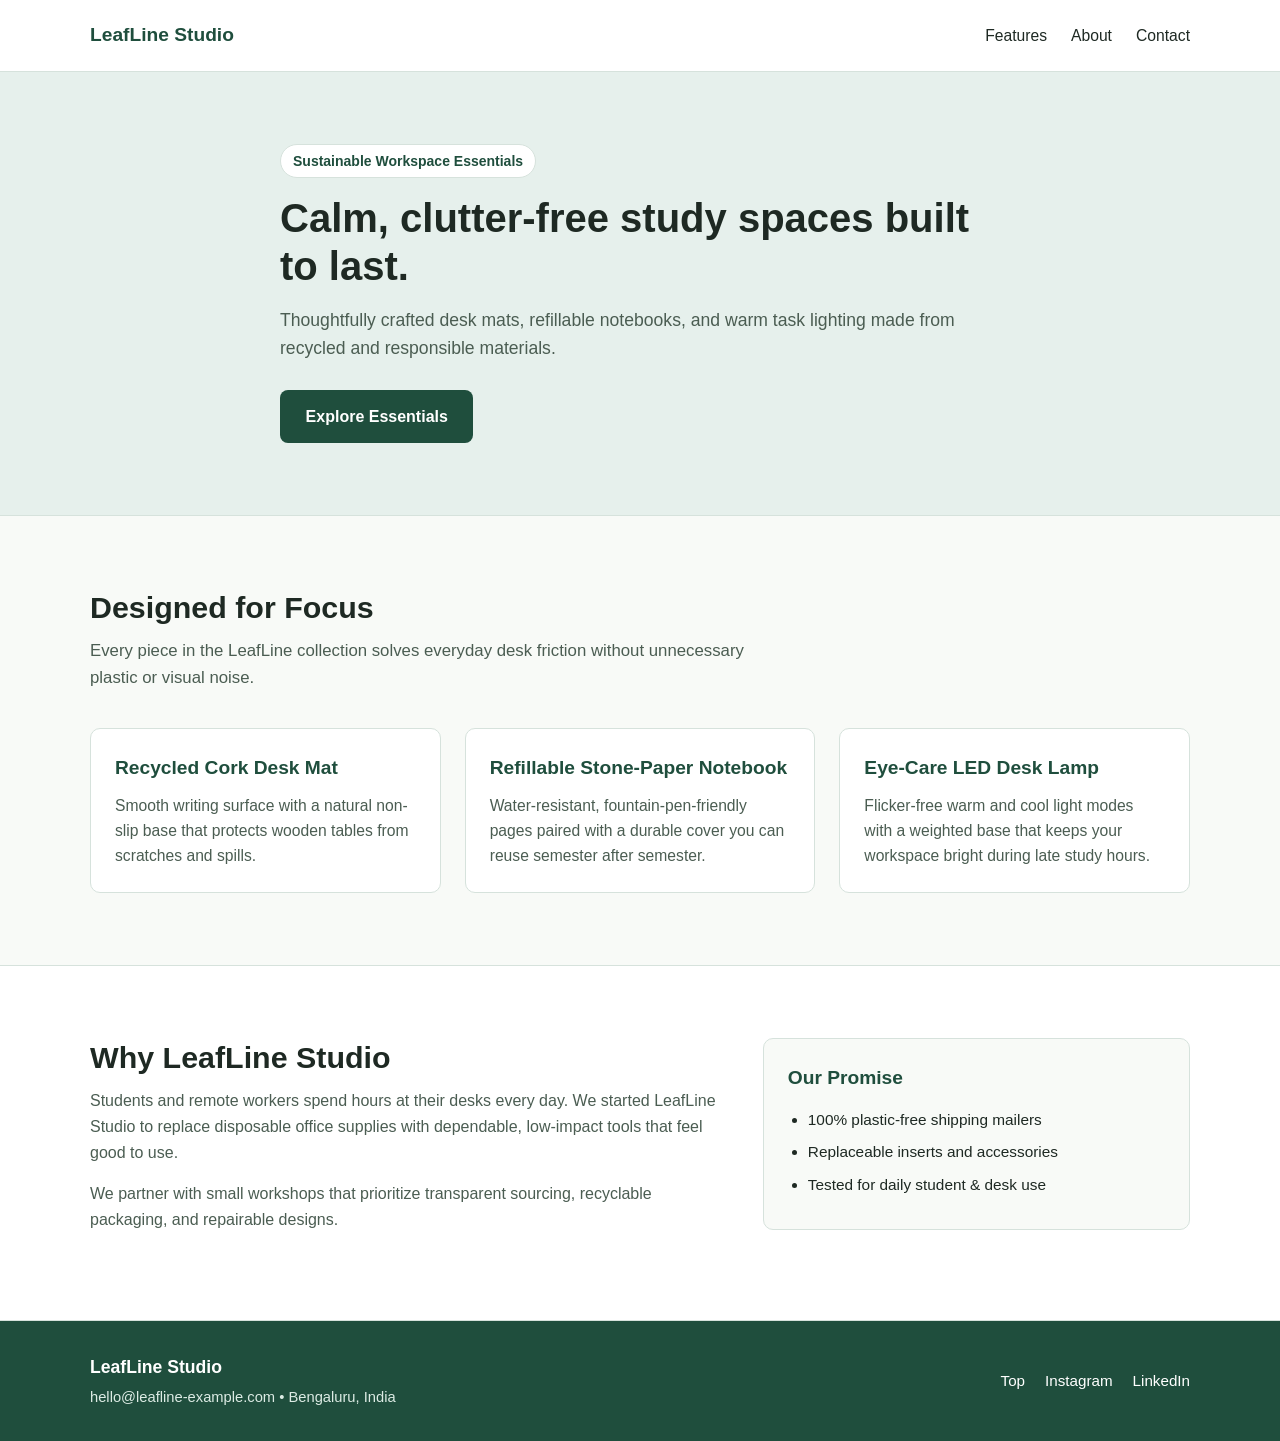
<file: WebDev-L1-LandingPage/index.html>
<!DOCTYPE html>
<html lang="en">

<head>
    <meta charset="UTF-8" />
    <meta name="viewport" content="width=device-width, initial-scale=1.0" />
    <title>LeafLine Studio — Eco-Friendly Study & Desk Gear</title>
    <link rel="stylesheet" href="styles.css" />
</head>

<body>
    <header class="site-header">
        <nav class="navbar" aria-label="Primary Navigation">
            <a href="#hero" class="brand-logo">LeafLine Studio</a>
            <ul class="nav-links">
                <li><a href="#features">Features</a></li>
                <li><a href="#about">About</a></li>
                <li><a href="#contact">Contact</a></li>
            </ul>
        </nav>
    </header>

    <main>
        <section id="hero" class="hero-section">
            <div class="container hero-content">
                <p class="hero-tag">Sustainable Workspace Essentials</p>
                <h1 class="hero-title">Calm, clutter-free study spaces built to last.</h1>
                <p class="hero-subtitle">
                    Thoughtfully crafted desk mats, refillable notebooks, and warm task lighting
                    made from recycled and responsible materials.
                </p>
                <a href="#features" class="cta-button">Explore Essentials</a>
            </div>
        </section>

        <section id="features" class="content-section features-section">
            <div class="container">
                <h2 class="section-heading">Designed for Focus</h2>
                <p class="section-intro">
                    Every piece in the LeafLine collection solves everyday desk friction without
                    unnecessary plastic or visual noise.
                </p>

                <div class="features-grid">
                    <article class="feature-card">
                        <h3>Recycled Cork Desk Mat</h3>
                        <p>
                            Smooth writing surface with a natural non-slip base that protects wooden
                            tables from scratches and spills.
                        </p>
                    </article>

                    <article class="feature-card">
                        <h3>Refillable Stone-Paper Notebook</h3>
                        <p>
                            Water-resistant, fountain-pen-friendly pages paired with a durable
                            cover you can reuse semester after semester.
                        </p>
                    </article>

                    <article class="feature-card">
                        <h3>Eye-Care LED Desk Lamp</h3>
                        <p>
                            Flicker-free warm and cool light modes with a weighted base that keeps
                            your workspace bright during late study hours.
                        </p>
                    </article>
                </div>
            </div>
        </section>

        <section id="about" class="content-section about-section">
            <div class="container about-layout">
                <div class="about-text">
                    <h2 class="section-heading">Why LeafLine Studio</h2>
                    <p>
                        Students and remote workers spend hours at their desks every day. We started
                        LeafLine Studio to replace disposable office supplies with dependable,
                        low-impact tools that feel good to use.
                    </p>
                    <p>
                        We partner with small workshops that prioritize transparent sourcing,
                        recyclable packaging, and repairable designs.
                    </p>
                </div>

                <aside class="about-highlight" aria-label="Studio Commitments">
                    <h3>Our Promise</h3>
                    <ul class="promise-list">
                        <li>100% plastic-free shipping mailers</li>
                        <li>Replaceable inserts and accessories</li>
                        <li>Tested for daily student & desk use</li>
                    </ul>
                </aside>
            </div>
        </section>
    </main>

    <footer id="contact" class="site-footer">
        <div class="container footer-content">
            <div>
                <p class="footer-brand">LeafLine Studio</p>
                <p class="footer-copy">hello@leafline-example.com • Bengaluru, India</p>
            </div>

            <div class="footer-links">
                <a href="#hero">Top</a>
                <a href="https://example.com" target="_blank" rel="noopener noreferrer">Instagram</a>
                <a href="https://example.com" target="_blank" rel="noopener noreferrer">LinkedIn</a>
            </div>
        </div>
    </footer>
</body>

</html>
</file>
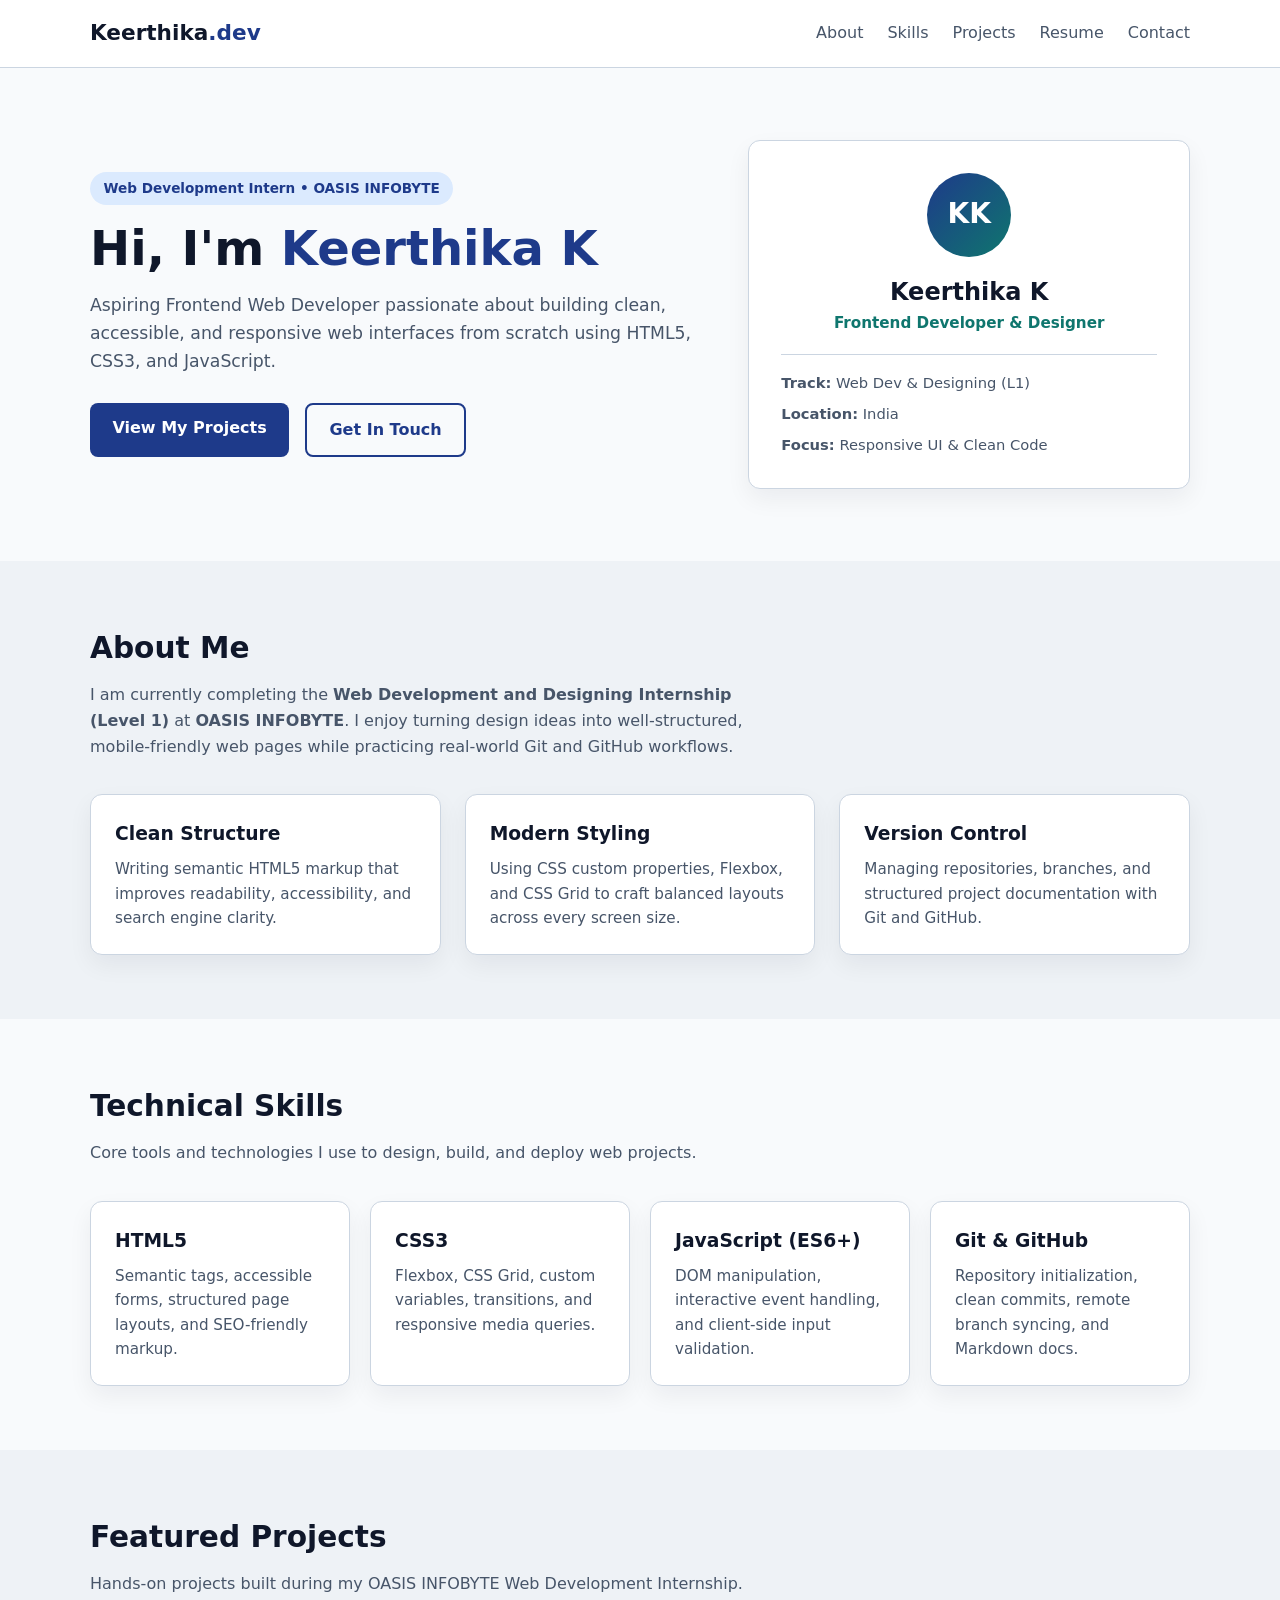
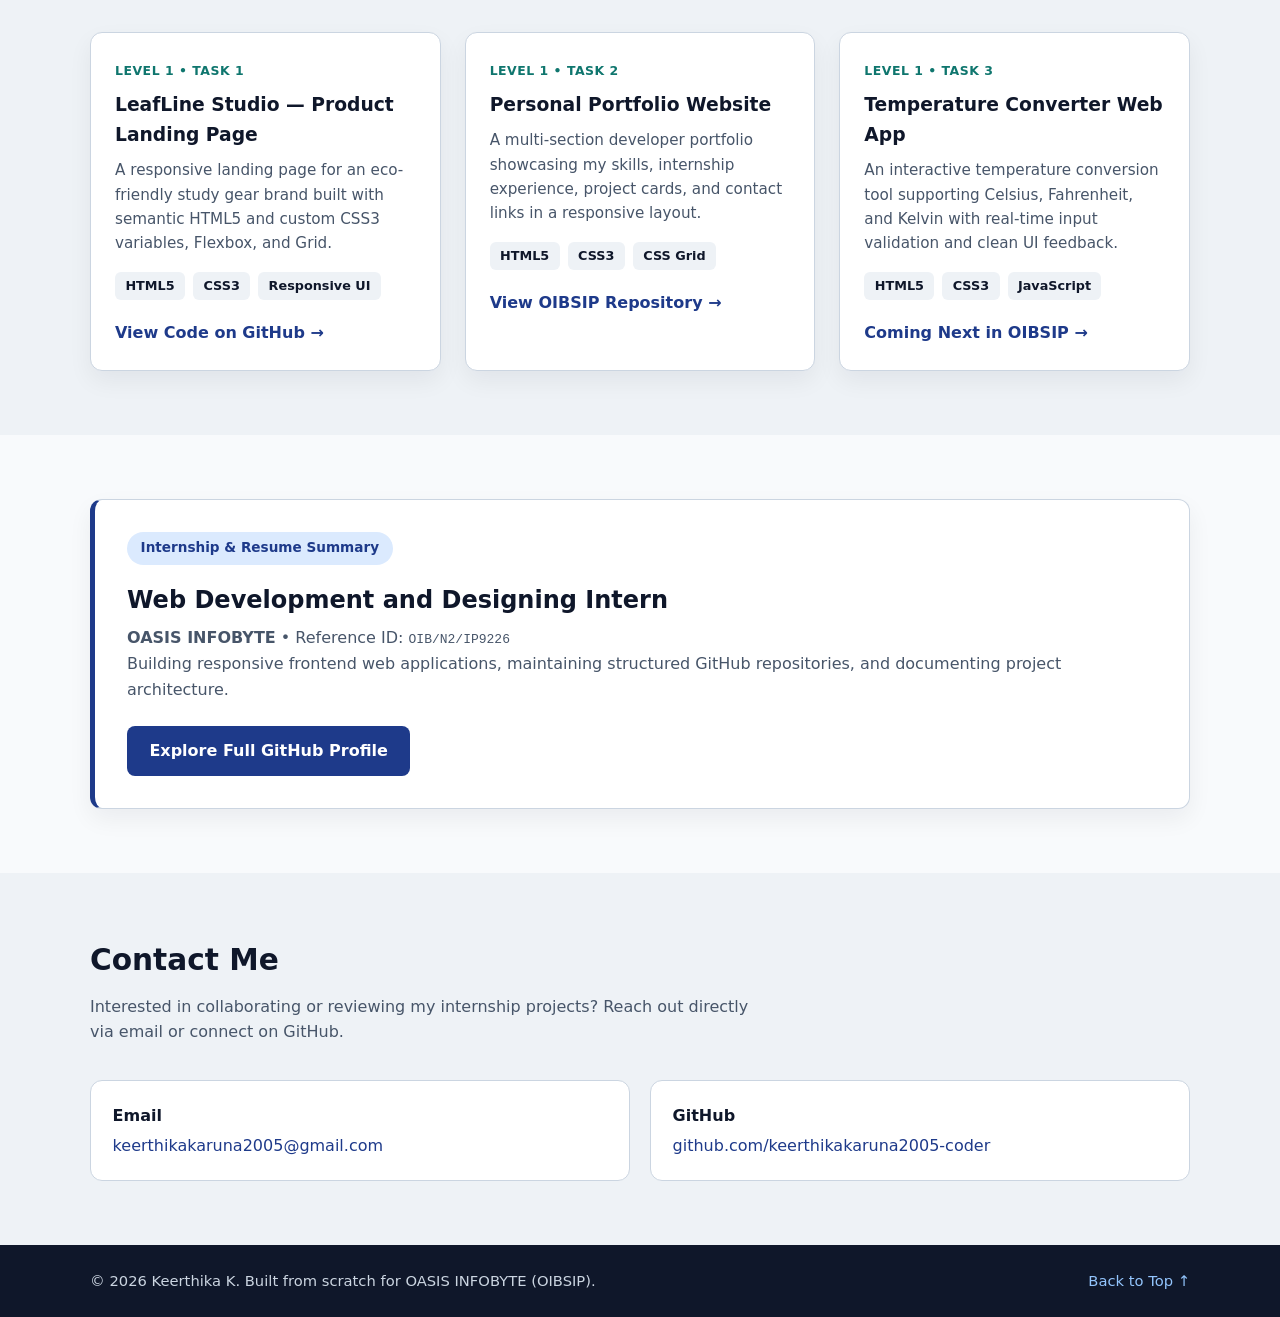
<file: WebDev-L1-Portfolio/index.html>
<!DOCTYPE html>
<html lang="en">

<head>
    <meta charset="UTF-8" />
    <meta name="viewport" content="width=device-width, initial-scale=1.0" />
    <title>Keerthika K — Web Developer Portfolio</title>
    <link rel="stylesheet" href="styles.css" />
</head>

<body>
    <!-- Navigation Bar -->
    <header class="navbar">
        <div class="container nav-content">
            <a href="#hero" class="logo">Keerthika<span>.dev</span></a>
            <nav aria-label="Primary Navigation">
                <ul class="nav-links">
                    <li><a href="#about">About</a></li>
                    <li><a href="#skills">Skills</a></li>
                    <li><a href="#projects">Projects</a></li>
                    <li><a href="#resume">Resume</a></li>
                    <li><a href="#contact">Contact</a></li>
                </ul>
            </nav>
        </div>
    </header>

    <main>
        <!-- Hero Section -->
        <section id="hero" class="hero">
            <div class="container hero-grid">
                <div class="hero-text">
                    <p class="badge">Web Development Intern • OASIS INFOBYTE</p>
                    <h1>Hi, I'm <span>Keerthika K</span></h1>
                    <p class="hero-subtitle">
                        Aspiring Frontend Web Developer passionate about building clean, accessible, and responsive web
                        interfaces from scratch using HTML5, CSS3, and JavaScript.
                    </p>
                    <div class="hero-actions">
                        <a href="#projects" class="btn btn-primary">View My Projects</a>
                        <a href="#contact" class="btn btn-outline">Get In Touch</a>
                    </div>
                </div>
                <div class="hero-card" aria-label="Developer Profile Card">
                    <div class="avatar-circle">KK</div>
                    <h2>Keerthika K</h2>
                    <p class="role-tag">Frontend Developer & Designer</p>
                    <ul class="quick-stats">
                        <li><strong>Track:</strong> Web Dev & Designing (L1)</li>
                        <li><strong>Location:</strong> India</li>
                        <li><strong>Focus:</strong> Responsive UI & Clean Code</li>
                    </ul>
                </div>
            </div>
        </section>

        <!-- About Section -->
        <section id="about" class="section section-alt">
            <div class="container">
                <h2 class="section-title">About Me</h2>
                <p class="section-intro">
                    I am currently completing the <strong>Web Development and Designing Internship (Level 1)</strong> at
                    <strong>OASIS INFOBYTE</strong>. I enjoy turning design ideas into well-structured, mobile-friendly
                    web pages while practicing real-world Git and GitHub workflows.
                </p>
                <div class="about-highlights">
                    <article class="info-box">
                        <h3>Clean Structure</h3>
                        <p>Writing semantic HTML5 markup that improves readability, accessibility, and search engine
                            clarity.</p>
                    </article>
                    <article class="info-box">
                        <h3>Modern Styling</h3>
                        <p>Using CSS custom properties, Flexbox, and CSS Grid to craft balanced layouts across every
                            screen size.</p>
                    </article>
                    <article class="info-box">
                        <h3>Version Control</h3>
                        <p>Managing repositories, branches, and structured project documentation with Git and GitHub.
                        </p>
                    </article>
                </div>
            </div>
        </section>

        <!-- Skills Section -->
        <section id="skills" class="section">
            <div class="container">
                <h2 class="section-title">Technical Skills</h2>
                <p class="section-intro">Core tools and technologies I use to design, build, and deploy web projects.
                </p>
                <div class="skills-grid">
                    <div class="skill-card">
                        <h3>HTML5</h3>
                        <p>Semantic tags, accessible forms, structured page layouts, and SEO-friendly markup.</p>
                    </div>
                    <div class="skill-card">
                        <h3>CSS3</h3>
                        <p>Flexbox, CSS Grid, custom variables, transitions, and responsive media queries.</p>
                    </div>
                    <div class="skill-card">
                        <h3>JavaScript (ES6+)</h3>
                        <p>DOM manipulation, interactive event handling, and client-side input validation.</p>
                    </div>
                    <div class="skill-card">
                        <h3>Git & GitHub</h3>
                        <p>Repository initialization, clean commits, remote branch syncing, and Markdown docs.</p>
                    </div>
                </div>
            </div>
        </section>

        <!-- Projects Section -->
        <section id="projects" class="section section-alt">
            <div class="container">
                <h2 class="section-title">Featured Projects</h2>
                <p class="section-intro">Hands-on projects built during my OASIS INFOBYTE Web Development Internship.
                </p>
                <div class="projects-grid">
                    <article class="project-card">
                        <span class="project-tag">Level 1 • Task 1</span>
                        <h3>LeafLine Studio — Product Landing Page</h3>
                        <p>
                            A responsive landing page for an eco-friendly study gear brand built with semantic HTML5 and
                            custom CSS3 variables, Flexbox, and Grid.
                        </p>
                        <div class="tech-pills">
                            <span>HTML5</span>
                            <span>CSS3</span>
                            <span>Responsive UI</span>
                        </div>
                        <a href="https://github.com/keerthikakaruna2005-coder/OIBSIP/tree/main/WebDev-L1-LandingPage"
                            target="_blank" rel="noopener noreferrer" class="project-link">
                            View Code on GitHub →
                        </a>
                    </article>

                    <article class="project-card">
                        <span class="project-tag">Level 1 • Task 2</span>
                        <h3>Personal Portfolio Website</h3>
                        <p>
                            A multi-section developer portfolio showcasing my skills, internship experience, project
                            cards, and contact links in a responsive layout.
                        </p>
                        <div class="tech-pills">
                            <span>HTML5</span>
                            <span>CSS3</span>
                            <span>CSS Grid</span>
                        </div>
                        <a href="https://github.com/keerthikakaruna2005-coder/OIBSIP" target="_blank"
                            rel="noopener noreferrer" class="project-link">
                            View OIBSIP Repository →
                        </a>
                    </article>

                    <article class="project-card">
                        <span class="project-tag">Level 1 • Task 3</span>
                        <h3>Temperature Converter Web App</h3>
                        <p>
                            An interactive temperature conversion tool supporting Celsius, Fahrenheit, and Kelvin with
                            real-time input validation and clean UI feedback.
                        </p>
                        <div class="tech-pills">
                            <span>HTML5</span>
                            <span>CSS3</span>
                            <span>JavaScript</span>
                        </div>
                        <a href="https://github.com/keerthikakaruna2005-coder/OIBSIP" target="_blank"
                            rel="noopener noreferrer" class="project-link">
                            Coming Next in OIBSIP →
                        </a>
                    </article>
                </div>
            </div>
        </section>

        <!-- Resume / Experience Highlights -->
        <section id="resume" class="section">
            <div class="container resume-box">
                <div>
                    <span class="badge">Internship & Resume Summary</span>
                    <h2>Web Development and Designing Intern</h2>
                    <p>
                        <strong>OASIS INFOBYTE</strong> • Reference ID: <code>OIB/N2/IP9226</code><br />
                        Building responsive frontend web applications, maintaining structured GitHub repositories, and
                        documenting project architecture.
                    </p>
                </div>
                <a href="https://github.com/keerthikakaruna2005-coder/OIBSIP" target="_blank" rel="noopener noreferrer"
                    class="btn btn-primary">
                    Explore Full GitHub Profile
                </a>
            </div>
        </section>

        <!-- Contact Section -->
        <section id="contact" class="section section-alt">
            <div class="container contact-wrap">
                <h2 class="section-title">Contact Me</h2>
                <p class="section-intro">
                    Interested in collaborating or reviewing my internship projects? Reach out directly via email or
                    connect on GitHub.
                </p>
                <div class="contact-cards">
                    <a href="mailto:keerthikakaruna2005@gmail.com" class="contact-item">
                        <strong>Email</strong>
                        <span>keerthikakaruna2005@gmail.com</span>
                    </a>
                    <a href="https://github.com/keerthikakaruna2005-coder" target="_blank" rel="noopener noreferrer"
                        class="contact-item">
                        <strong>GitHub</strong>
                        <span>github.com/keerthikakaruna2005-coder</span>
                    </a>
                </div>
            </div>
        </section>
    </main>

    <!-- Footer -->
    <footer class="footer">
        <div class="container footer-content">
            <p>© 2026 Keerthika K. Built from scratch for OASIS INFOBYTE (OIBSIP).</p>
            <a href="#hero">Back to Top ↑</a>
        </div>
    </footer>
</body>

</html>
</file>
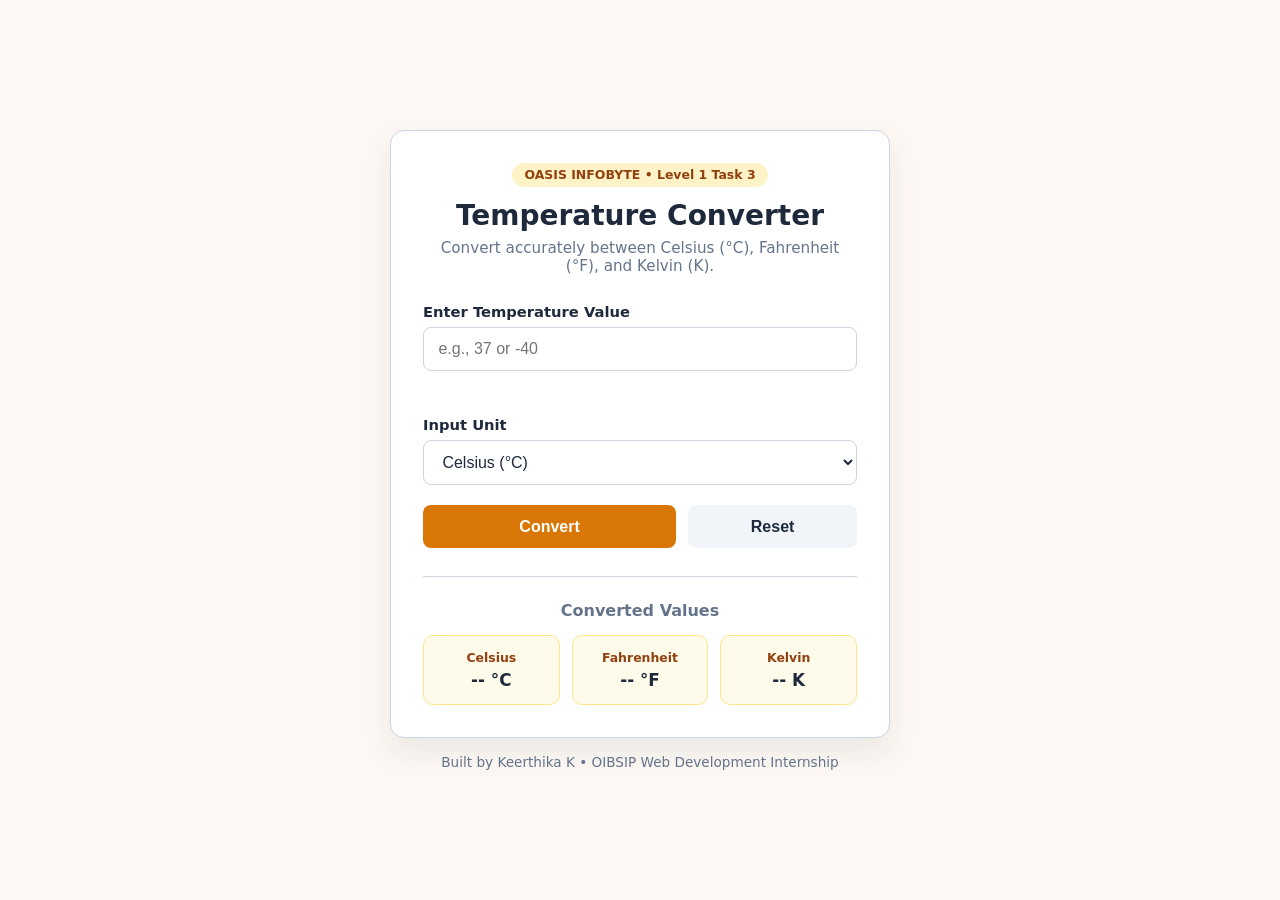
<file: WebDev-L1-TempConverter/index.html>
<!DOCTYPE html>
<html lang="en">

<head>
    <meta charset="UTF-8" />
    <meta name="viewport" content="width=device-width, initial-scale=1.0" />
    <title>ThermoConvert — Temperature Converter Web App</title>
    <link rel="stylesheet" href="styles.css" />
</head>

<body>
    <main class="app-wrapper">
        <section class="converter-card" aria-labelledby="app-title">
            <header class="card-header">
                <span class="badge">OASIS INFOBYTE • Level 1 Task 3</span>
                <h1 id="app-title">Temperature Converter</h1>
                <p>Convert accurately between Celsius (°C), Fahrenheit (°F), and Kelvin (K).</p>
            </header>

            <form id="converter-form" novalidate>
                <div class="form-group">
                    <label for="temp-input">Enter Temperature Value</label>
                    <input type="text" id="temp-input" name="tempInput" placeholder="e.g., 37 or -40"
                        inputmode="decimal" autocomplete="off" required />
                    <p id="error-msg" class="error-text" role="alert" aria-live="polite"></p>
                </div>

                <div class="form-group">
                    <label for="unit-select">Input Unit</label>
                    <select id="unit-select" name="unitSelect">
                        <option value="celsius">Celsius (°C)</option>
                        <option value="fahrenheit">Fahrenheit (°F)</option>
                        <option value="kelvin">Kelvin (K)</option>
                    </select>
                </div>

                <div class="button-row">
                    <button type="submit" class="btn btn-primary">Convert</button>
                    <button type="button" id="reset-btn" class="btn btn-secondary">Reset</button>
                </div>
            </form>

            <section class="results-panel" aria-label="Converted Temperature Results">
                <h2>Converted Values</h2>
                <div class="results-grid">
                    <div class="result-box">
                        <span class="unit-label">Celsius</span>
                        <strong id="celsius-out" class="unit-value">-- °C</strong>
                    </div>
                    <div class="result-box">
                        <span class="unit-label">Fahrenheit</span>
                        <strong id="fahrenheit-out" class="unit-value">-- °F</strong>
                    </div>
                    <div class="result-box">
                        <span class="unit-label">Kelvin</span>
                        <strong id="kelvin-out" class="unit-value">-- K</strong>
                    </div>
                </div>
            </section>
        </section>

        <footer class="app-footer">
            <p>Built by Keerthika K • OIBSIP Web Development Internship</p>
        </footer>
    </main>

    <script src="script.js"></script>
</body>

</html>
</file>
<file: WebDev-L1-LandingPage/styles.css>
/* 1. Global Reset & Custom Color Variables */
:root {
    --bg-page: #f8faf7;
    --bg-surface: #ffffff;
    --bg-soft: #e6f0ec;
    --primary: #1f4e3d;
    --primary-hover: #163a2d;
    --text-main: #1e2923;
    --text-muted: #4b5d52;
    --border-subtle: #d6e2dc;
}

*,
*::before,
*::after {
    box-sizing: border-box;
    margin: 0;
    padding: 0;
}

html {
    scroll-behavior: smooth;
    font-size: 16px;
}

body {
    font-family: "Segoe UI", Tahoma, Geneva, Verdana, sans-serif;
    background-color: var(--bg-page);
    color: var(--text-main);
    line-height: 1.6;
    padding-top: 72px;
    /* Prevents fixed navbar from covering the top of the page */
}

/* Shared Layout Container */
.container {
    width: min(1100px, 90%);
    margin: 0 auto;
}

/* 2. Fixed Navigation Bar */
.site-header {
    position: fixed;
    top: 0;
    left: 0;
    width: 100%;
    height: 72px;
    background-color: rgba(255, 255, 255, 0.96);
    border-bottom: 1px solid var(--border-subtle);
    z-index: 1000;
}

.navbar {
    width: min(1100px, 90%);
    height: 100%;
    margin: 0 auto;
    display: flex;
    align-items: center;
    justify-content: space-between;
}

.brand-logo {
    font-size: 1.2rem;
    font-weight: 700;
    color: var(--primary);
    text-decoration: none;
}

.nav-links {
    list-style: none;
    display: flex;
    align-items: center;
    gap: 1.5rem;
}

.nav-links a {
    color: var(--text-main);
    text-decoration: none;
    font-size: 0.98rem;
    font-weight: 500;
    padding: 0.25rem 0;
}

.nav-links a:hover,
.nav-links a:focus {
    color: var(--primary);
    text-decoration: underline;
    text-underline-offset: 4px;
}

/* 3. Hero Section */
.hero-section {
    background-color: var(--bg-soft);
    padding: 4.5rem 0;
    border-bottom: 1px solid var(--border-subtle);
}

.hero-content {
    max-width: 720px;
}

.hero-tag {
    display: inline-block;
    font-size: 0.875rem;
    font-weight: 600;
    color: var(--primary);
    background-color: var(--bg-surface);
    border: 1px solid var(--border-subtle);
    padding: 0.3rem 0.75rem;
    border-radius: 999px;
    margin-bottom: 1rem;
}

.hero-title {
    font-size: 2.5rem;
    line-height: 1.2;
    color: var(--text-main);
    margin-bottom: 1rem;
}

.hero-subtitle {
    font-size: 1.1rem;
    color: var(--text-muted);
    margin-bottom: 1.75rem;
}

.cta-button {
    display: inline-block;
    background-color: var(--primary);
    color: #ffffff;
    text-decoration: none;
    font-size: 1rem;
    font-weight: 600;
    padding: 0.85rem 1.6rem;
    border-radius: 8px;
}

.cta-button:hover,
.cta-button:focus {
    background-color: var(--primary-hover);
}

/* 4. Content Sections (Features & About) */
.content-section {
    padding: 4.5rem 0;
}

.section-heading {
    font-size: 1.9rem;
    line-height: 1.25;
    color: var(--text-main);
    margin-bottom: 0.75rem;
}

.section-intro {
    font-size: 1.05rem;
    color: var(--text-muted);
    max-width: 660px;
    margin-bottom: 2.25rem;
}

/* CSS Grid for Feature Cards */
.features-grid {
    display: grid;
    grid-template-columns: repeat(3, 1fr);
    gap: 1.5rem;
}

.feature-card {
    background-color: var(--bg-surface);
    border: 1px solid var(--border-subtle);
    border-radius: 10px;
    padding: 1.5rem;
}

.feature-card h3 {
    font-size: 1.2rem;
    color: var(--primary);
    margin-bottom: 0.6rem;
}

.feature-card p {
    font-size: 0.98rem;
    color: var(--text-muted);
}

/* About Section with CSS Grid */
.about-section {
    background-color: var(--bg-surface);
    border-top: 1px solid var(--border-subtle);
    border-bottom: 1px solid var(--border-subtle);
}

.about-layout {
    display: grid;
    grid-template-columns: 1.5fr 1fr;
    gap: 2rem;
    align-items: start;
}

.about-text p {
    font-size: 1rem;
    color: var(--text-muted);
    margin-bottom: 1rem;
}

.about-highlight {
    background-color: var(--bg-page);
    border: 1px solid var(--border-subtle);
    border-radius: 10px;
    padding: 1.5rem;
}

.about-highlight h3 {
    font-size: 1.2rem;
    color: var(--primary);
    margin-bottom: 0.85rem;
}

.promise-list {
    list-style: disc;
    padding-left: 1.25rem;
}

.promise-list li {
    font-size: 0.96rem;
    color: var(--text-main);
    margin-bottom: 0.5rem;
}

/* 5. Footer */
.site-footer {
    background-color: var(--primary);
    color: #ffffff;
    padding: 2rem 0;
}

.footer-content {
    display: flex;
    justify-content: space-between;
    align-items: center;
    gap: 1.5rem;
    flex-wrap: wrap;
}

.footer-brand {
    font-size: 1.1rem;
    font-weight: 700;
    margin-bottom: 0.25rem;
}

.footer-copy {
    font-size: 0.92rem;
    color: #dcebe4;
}

.footer-links {
    display: flex;
    gap: 1.25rem;
}

.footer-links a {
    color: #ffffff;
    text-decoration: none;
    font-size: 0.95rem;
}

.footer-links a:hover,
.footer-links a:focus {
    text-decoration: underline;
    text-underline-offset: 3px;
}

/* 6. Responsive Design for Tablets & Mobile Screens */
.feature-card {
    transition: transform 0.2s ease, box-shadow 0.2s ease;
}

.feature-card:hover {
    transform: translateY(-3px);
    box-shadow: 0 8px 20px rgba(30, 41, 35, 0.06);
}

a:focus-visible {
    outline: 2px solid var(--primary);
    outline-offset: 2px;
}

@media (max-width: 900px) {
    .features-grid {
        grid-template-columns: repeat(2, 1fr);
    }

    .about-layout {
        grid-template-columns: 1fr;
    }
}

@media (max-width: 600px) {
    body {
        padding-top: 64px;
    }

    .site-header {
        height: 64px;
    }

    .navbar {
        gap: 0.75rem;
    }

    .brand-logo {
        font-size: 1.05rem;
    }

    .nav-links {
        gap: 0.9rem;
    }

    .nav-links a {
        font-size: 0.88rem;
    }

    .hero-section {
        padding: 3rem 0;
    }

    .hero-title {
        font-size: 1.9rem;
    }

    .section-heading {
        font-size: 1.55rem;
    }

    .content-section {
        padding: 3rem 0;
    }

    .features-grid {
        grid-template-columns: 1fr;
    }

    .footer-content {
        flex-direction: column;
        align-items: flex-start;
    }
}
</file>
<file: WebDev-L1-Portfolio/styles.css>
/* ===== CSS Variables & Reset ===== */
:root {
    --bg-main: #f8fafc;
    --bg-alt: #eef2f6;
    --surface: #ffffff;
    --primary: #1e3a8a;
    --primary-hover: #1d4ed8;
    --accent: #0f766e;
    --text-dark: #0f172a;
    --text-muted: #475569;
    --border: #cbd5e1;
    --shadow: 0 10px 25px rgba(15, 23, 42, 0.06);
    --radius: 12px;
}

* {
    box-sizing: border-box;
    margin: 0;
    padding: 0;
}

html {
    scroll-behavior: smooth;
}

body {
    font-family: "Segoe UI", system-ui, -apple-system, sans-serif;
    background-color: var(--bg-main);
    color: var(--text-dark);
    line-height: 1.6;
}

.container {
    width: min(1100px, 90%);
    margin: 0 auto;
}

/* ===== Navigation ===== */
.navbar {
    position: sticky;
    top: 0;
    z-index: 100;
    background: rgba(255, 255, 255, 0.95);
    backdrop-filter: blur(8px);
    border-bottom: 1px solid var(--border);
}

.nav-content {
    display: flex;
    justify-content: space-between;
    align-items: center;
    padding: 1rem 0;
}

.logo {
    font-size: 1.35rem;
    font-weight: 700;
    color: var(--text-dark);
    text-decoration: none;
}

.logo span {
    color: var(--primary);
}

.nav-links {
    list-style: none;
    display: flex;
    gap: 1.5rem;
}

.nav-links a {
    text-decoration: none;
    color: var(--text-muted);
    font-weight: 500;
    transition: color 0.2s ease;
}

.nav-links a:hover {
    color: var(--primary);
}

/* ===== Hero Section ===== */
.hero {
    padding: 4.5rem 0;
}

.hero-grid {
    display: grid;
    grid-template-columns: 1.4fr 1fr;
    gap: 2.5rem;
    align-items: center;
}

.badge {
    display: inline-block;
    background: #dbeafe;
    color: var(--primary);
    font-size: 0.85rem;
    font-weight: 600;
    padding: 0.35rem 0.85rem;
    border-radius: 999px;
    margin-bottom: 1rem;
}

.hero-text h1 {
    font-size: clamp(2.1rem, 4vw, 3rem);
    line-height: 1.15;
    margin-bottom: 1rem;
}

.hero-text h1 span {
    color: var(--primary);
}

.hero-subtitle {
    color: var(--text-muted);
    font-size: 1.08rem;
    margin-bottom: 1.75rem;
    max-width: 56ch;
}

.hero-actions {
    display: flex;
    flex-wrap: wrap;
    gap: 1rem;
}

.btn {
    display: inline-block;
    padding: 0.75rem 1.4rem;
    border-radius: 8px;
    font-weight: 600;
    text-decoration: none;
    transition: transform 0.15s ease, background-color 0.2s ease;
}

.btn:hover {
    transform: translateY(-2px);
}

.btn-primary {
    background-color: var(--primary);
    color: #ffffff;
}

.btn-primary:hover {
    background-color: var(--primary-hover);
}

.btn-outline {
    border: 2px solid var(--primary);
    color: var(--primary);
    background: transparent;
}

.btn-outline:hover {
    background: #eff6ff;
}

/* ===== Hero Profile Card ===== */
.hero-card {
    background: var(--surface);
    border: 1px solid var(--border);
    border-radius: var(--radius);
    padding: 2rem;
    text-align: center;
    box-shadow: var(--shadow);
}

.avatar-circle {
    width: 84px;
    height: 84px;
    border-radius: 50%;
    background: linear-gradient(135deg, var(--primary), var(--accent));
    color: #ffffff;
    font-size: 1.75rem;
    font-weight: 700;
    display: grid;
    place-items: center;
    margin: 0 auto 1rem;
}

.role-tag {
    color: var(--accent);
    font-weight: 600;
    font-size: 0.95rem;
    margin-bottom: 1.2rem;
}

.quick-stats {
    list-style: none;
    text-align: left;
    border-top: 1px solid var(--border);
    padding-top: 1rem;
    font-size: 0.92rem;
    color: var(--text-muted);
}

.quick-stats li+li {
    margin-top: 0.45rem;
}

/* ===== Sections ===== */
.section {
    padding: 4rem 0;
}

.section-alt {
    background-color: var(--bg-alt);
}

.section-title {
    font-size: 1.85rem;
    margin-bottom: 0.6rem;
}

.section-intro {
    color: var(--text-muted);
    max-width: 65ch;
    margin-bottom: 2.2rem;
}

/* ===== About, Skills & Projects Grids ===== */
.about-highlights,
.projects-grid {
    display: grid;
    grid-template-columns: repeat(auto-fit, minmax(260px, 1fr));
    gap: 1.5rem;
}

.skills-grid {
    display: grid;
    grid-template-columns: repeat(auto-fit, minmax(220px, 1fr));
    gap: 1.25rem;
}

.info-box,
.skill-card,
.project-card {
    background: var(--surface);
    border: 1px solid var(--border);
    border-radius: var(--radius);
    padding: 1.5rem;
    box-shadow: var(--shadow);
}

.info-box h3,
.skill-card h3,
.project-card h3 {
    margin-bottom: 0.5rem;
    color: var(--text-dark);
}

.info-box p,
.skill-card p,
.project-card p {
    color: var(--text-muted);
    font-size: 0.95rem;
}

.project-tag {
    display: inline-block;
    font-size: 0.78rem;
    font-weight: 700;
    text-transform: uppercase;
    letter-spacing: 0.04em;
    color: var(--accent);
    margin-bottom: 0.6rem;
}

.tech-pills {
    display: flex;
    flex-wrap: wrap;
    gap: 0.5rem;
    margin: 1rem 0 1.25rem;
}

.tech-pills span {
    background: var(--bg-alt);
    color: var(--text-dark);
    font-size: 0.8rem;
    font-weight: 600;
    padding: 0.25rem 0.65rem;
    border-radius: 6px;
}

.project-link {
    display: inline-block;
    color: var(--primary);
    font-weight: 600;
    text-decoration: none;
}

.project-link:hover {
    text-decoration: underline;
}

/* ===== Resume Banner ===== */
.resume-box {
    background: var(--surface);
    border: 1px solid var(--border);
    border-left: 5px solid var(--primary);
    border-radius: var(--radius);
    padding: 2rem;
    display: flex;
    flex-wrap: wrap;
    justify-content: space-between;
    align-items: center;
    gap: 1.5rem;
    box-shadow: var(--shadow);
}

.resume-box h2 {
    margin-bottom: 0.4rem;
}

.resume-box p {
    color: var(--text-muted);
}

/* ===== Contact ===== */
.contact-cards {
    display: grid;
    grid-template-columns: repeat(auto-fit, minmax(260px, 1fr));
    gap: 1.25rem;
}

.contact-item {
    display: flex;
    flex-direction: column;
    gap: 0.3rem;
    background: var(--surface);
    border: 1px solid var(--border);
    border-radius: var(--radius);
    padding: 1.35rem;
    text-decoration: none;
    color: var(--text-dark);
    transition: border-color 0.2s ease, transform 0.15s ease;
}

.contact-item:hover {
    border-color: var(--primary);
    transform: translateY(-2px);
}

.contact-item span {
    color: var(--primary);
    font-weight: 500;
}

/* ===== Footer ===== */
.footer {
    background: #0f172a;
    color: #cbd5e1;
    padding: 1.5rem 0;
    font-size: 0.92rem;
}

.footer-content {
    display: flex;
    flex-wrap: wrap;
    justify-content: space-between;
    align-items: center;
    gap: 1rem;
}

.footer a {
    color: #93c5fd;
    text-decoration: none;
}

.footer a:hover {
    text-decoration: underline;
}

/* ===== Responsive Media Queries ===== */
@media (max-width: 768px) {
    .nav-content {
        flex-direction: column;
        gap: 0.75rem;
    }

    .nav-links {
        flex-wrap: wrap;
        justify-content: center;
        gap: 1rem;
    }

    .hero {
        padding: 3rem 0;
    }

    .hero-grid {
        grid-template-columns: 1fr;
    }
}
</file>
<file: WebDev-L1-TempConverter/styles.css>
/* ===== Variables & Reset ===== */
:root {
    --bg-page: #fdf8f3;
    --card-bg: #ffffff;
    --primary: #d97706;
    --primary-hover: #b45309;
    --secondary-bg: #f1f5f9;
    --secondary-hover: #e2e8f0;
    --text-main: #1e293b;
    --text-muted: #64748b;
    --border: #cbd5e1;
    --error: #dc2626;
    --result-bg: #fffbeb;
    --result-border: #fde68a;
    --shadow: 0 14px 30px rgba(30, 41, 59, 0.08);
    --radius: 14px;
}

* {
    box-sizing: border-box;
    margin: 0;
    padding: 0;
}

body {
    font-family: "Segoe UI", system-ui, -apple-system, sans-serif;
    background-color: var(--bg-page);
    color: var(--text-main);
    min-height: 100vh;
    display: grid;
    place-items: center;
    padding: 1.5rem;
}

.app-wrapper {
    width: min(500px, 100%);
}

.converter-card {
    background: var(--card-bg);
    border: 1px solid var(--border);
    border-radius: var(--radius);
    padding: 2rem;
    box-shadow: var(--shadow);
}

/* ===== Header ===== */
.card-header {
    text-align: center;
    margin-bottom: 1.75rem;
}

.badge {
    display: inline-block;
    background: #fef3c7;
    color: #92400e;
    font-size: 0.78rem;
    font-weight: 700;
    padding: 0.3rem 0.8rem;
    border-radius: 999px;
    margin-bottom: 0.75rem;
}

.card-header h1 {
    font-size: 1.75rem;
    margin-bottom: 0.4rem;
}

.card-header p {
    color: var(--text-muted);
    font-size: 0.95rem;
}

/* ===== Form Controls ===== */
.form-group {
    margin-bottom: 1.25rem;
}

.form-group label {
    display: block;
    font-weight: 600;
    font-size: 0.92rem;
    margin-bottom: 0.45rem;
}

.form-group input,
.form-group select {
    width: 100%;
    padding: 0.75rem 0.9rem;
    font-size: 1rem;
    border: 1.5px solid var(--border);
    border-radius: 8px;
    background-color: #ffffff;
    color: var(--text-main);
    transition: border-color 0.2s ease, box-shadow 0.2s ease;
}

.form-group input:focus,
.form-group select:focus {
    outline: none;
    border-color: var(--primary);
    box-shadow: 0 0 0 3px rgba(217, 119, 6, 0.16);
}

.form-group input.input-invalid {
    border-color: var(--error);
}

.error-text {
    color: var(--error);
    font-size: 0.85rem;
    min-height: 1.2rem;
    margin-top: 0.35rem;
}

.button-row {
    display: grid;
    grid-template-columns: 1.5fr 1fr;
    gap: 0.75rem;
    margin-top: 0.5rem;
}

.btn {
    padding: 0.8rem 1rem;
    font-size: 1rem;
    font-weight: 600;
    border: none;
    border-radius: 8px;
    cursor: pointer;
    transition: background-color 0.2s ease, transform 0.1s ease;
}

.btn:active {
    transform: scale(0.98);
}

.btn-primary {
    background-color: var(--primary);
    color: #ffffff;
}

.btn-primary:hover {
    background-color: var(--primary-hover);
}

.btn-secondary {
    background-color: var(--secondary-bg);
    color: var(--text-main);
}

.btn-secondary:hover {
    background-color: var(--secondary-hover);
}

/* ===== Results Panel ===== */
.results-panel {
    margin-top: 1.75rem;
    padding-top: 1.5rem;
    border-top: 1px solid var(--border);
}

.results-panel h2 {
    font-size: 1rem;
    color: var(--text-muted);
    margin-bottom: 0.9rem;
    text-align: center;
}

.results-grid {
    display: grid;
    grid-template-columns: repeat(3, 1fr);
    gap: 0.75rem;
}

.result-box {
    background: var(--result-bg);
    border: 1px solid var(--result-border);
    border-radius: 10px;
    padding: 0.9rem 0.6rem;
    text-align: center;
}

.unit-label {
    display: block;
    font-size: 0.78rem;
    font-weight: 600;
    color: #92400e;
    margin-bottom: 0.3rem;
}

.unit-value {
    font-size: 1.05rem;
    color: var(--text-main);
    word-break: break-word;
}

.app-footer {
    text-align: center;
    margin-top: 1rem;
    font-size: 0.85rem;
    color: var(--text-muted);
}

@media (max-width: 480px) {
    .converter-card {
        padding: 1.4rem;
    }

    .results-grid {
        grid-template-columns: 1fr;
    }
}
</file>
